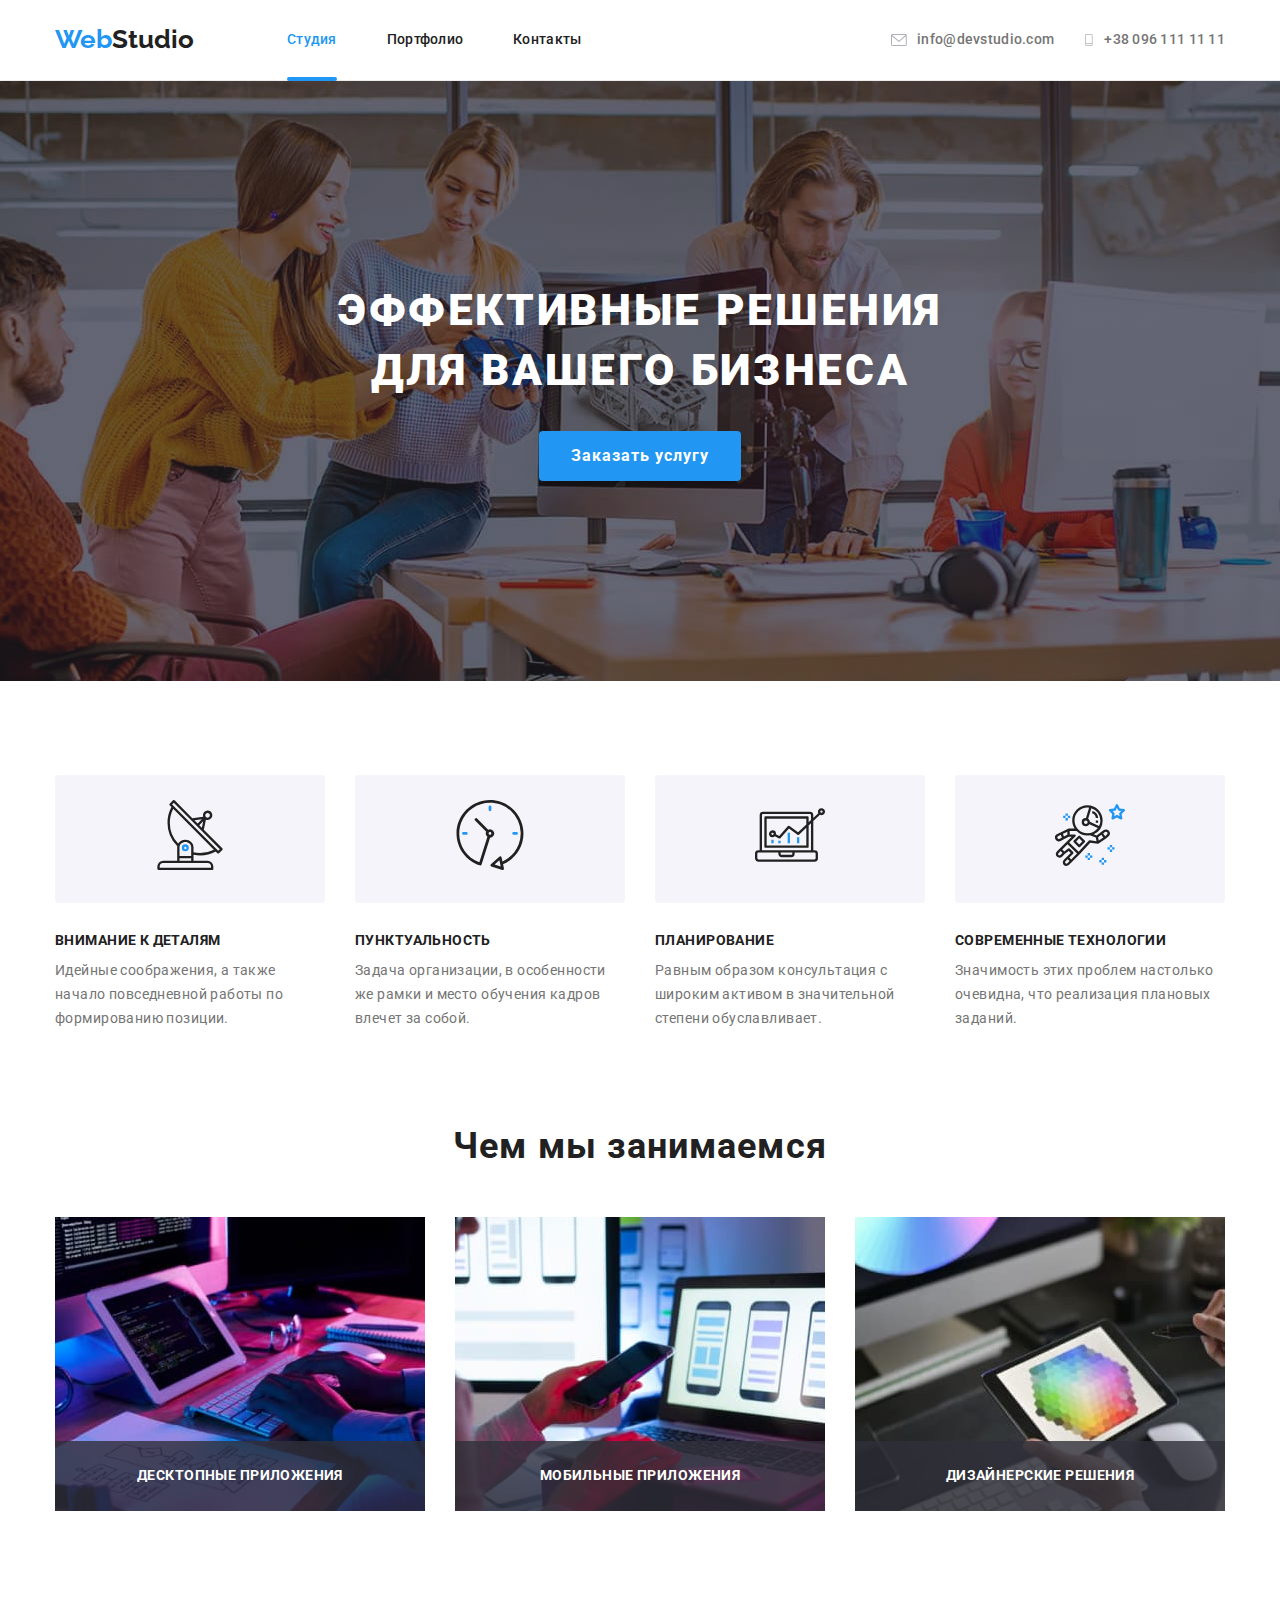
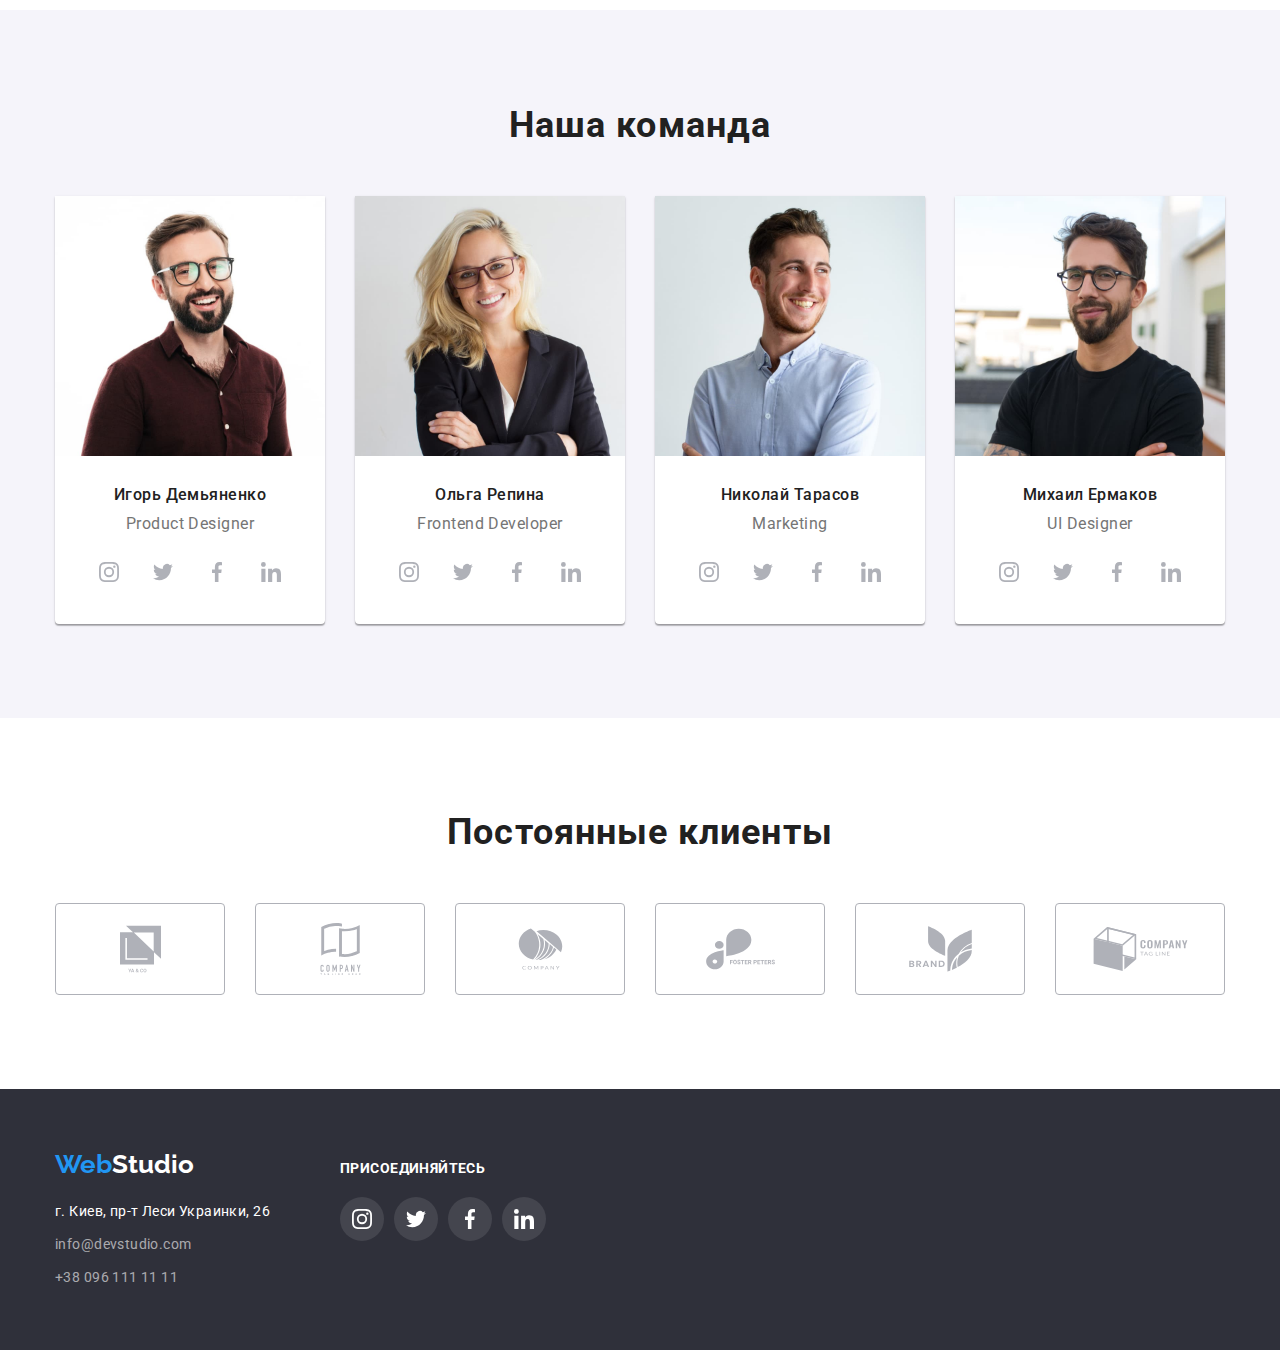
<file: index.html>
<!DOCTYPE html>
<html lang="ru">
<head>
    <meta charset="UTF-8">
    <meta http-equiv="X-UA-Compatible" content="IE=edge">
    <meta name="viewport" content="width=device-width, initial-scale=1.0">
        
    <title>Студия</title>

    <link rel="preconnect" href="https://fonts.googleapis.com">
    <link rel="preconnect" href="https://fonts.gstatic.com" crossorigin>
    <link href="https://fonts.googleapis.com/css2?family=Raleway:wght@700&family=Roboto:wght@400;500;700;900&display=swap"
        rel="stylesheet">
    
    <link rel="stylesheet" href="https://cdnjs.cloudflare.com/ajax/libs/modern-normalize/1.0.0/modern-normalize.min.css" />

    <link rel="stylesheet" href="./styles/styles.css">
    
</head>
<body>
   <header class="page-header">
       <div class="container">
            <a class="page-header link" href="./index.html">
                <p class="logo"><span class="accent">Web</span>Studio</p>
            </a>
           
            <!-- Menu Navigation -->
            <nav>
                    <ul class="site-nav list">
                        <li class="item">
                            <a href="./index.html" class="link current">Студия</a>
                        </li>
                        <li class="item">
                            <a href="./portfolio.html" class="link">Портфолио</a>
                        </li>
                        <li class="item">
                            <a href="" class="link">Контакты</a>
                        </li>
                    </ul>
            </nav>
        
            <!-- Menu Header Contacts -->
            <ul class="contacts list">
                <li class="item">
                    <a class="link" href="mailto:info@devstudio.com">
                        <svg class="icon" width="16" height="12">
                            <use href="./images/sprite.svg#envelope"></use>
                        </svg>info@devstudio.com
                    </a>
                </li>
            
                <li class="item"> 
                    <a class="link" href="tel:+380961111111">
                        <svg class="icon" width="10" height="16">
                            <use href="./images/sprite.svg#smartphone"></use>
                        </svg>+38 096 111 11 11
                    </a>
                </li>
            </ul>
            
        </div> 
    </header>
   <main>
       <!--Section Hero-->
        <section class="section hero">
            <div class="bg-img">
                <div class="container">
                    <h1 class="hero-title">Эффективные решения для вашего бизнеса</h1>
                    <button  class="button hero-primary" type="button" 
                    data-open-modal>Заказать услугу</button>
                </div>
            </div>
            <div class="backdrop is-hidden" data-backdrop>
                 <div class="modal" data-modal>
                    <button class="modal-btn" type="button" data-close-modal>
                        <svg width="11" height="11">
                            <use href="./images/sprite.svg#close-icon"></use>
                        </svg>
                    </button>
                </div>
            </div>
        </section>

        
        <!-- Section Features-->
        <section class="section features">
            <div class="container">
                <h2 class="section-title" hidden>Наши особенности</h2>
                <ul class="list">
                    <li class="item">
                        <div class="icon-thumb">
                            <svg width="70" height="70">
                                <use href="./images/sprite.svg#antenna"></use>
                            </svg>
                        </div>
                        <h3 class="feature">Внимание к деталям</h3>
                        <p class="feature-content">Идейные соображения, а также начало повседневной работы по формированию позиции.
                        </p>
                    </li>
                    <li class="item">
                        <div class="icon-thumb">
                            <svg width="70" height="70">
                                <use href="./images/sprite.svg#clock"></use>
                            </svg>
                        </div>
                        <h3 class="feature">Пунктуальность</h3>
                        <p class="feature-content">Задача организации, в особенности же рамки и место обучения кадров влечет за собой.
                        </p>
                    </li>
                    <li class="item">
                        <div class="icon-thumb">
                            <svg width="70" height="70">
                                <use href="./images/sprite.svg#diagram"></use>
                            </svg>
                        </div>
                        <h3 class="feature">Планирование</h3>
                        <p class="feature-content">Равным образом консультация с широким активом в значительной степени обуславливает.
                        </p>
                    </li>
                    <li class="item">
                        <div class="icon-thumb">
                            <svg width="70" height="70">
                                <use href="./images/sprite.svg#astronaut"></use>
                            </svg>
                        </div>
                        <h3 class="feature">Современные технологии</h3>
                        <p class="feature-content">Значимость этих проблем настолько очевидна, что реализация плановых заданий.
                        </p>
                    </li>
                </ul>
            </div> 
        </section>

        <!--Section Our Works-->
        <section class="section work">
           <div class="container">
                <h2 class="section-title">Чем мы занимаемся</h2>
                <ul class="list">
                    <li class="item">
                            <img class="img" width="370" height="294"
                                src="./images/works/img-1.jpg" 
                                alt="Рабочий стол и клавиатура">
                            <p class="sub-title">Десктопные приложения</p>
                    </li>

                    <li class="item">
                            <img class="img" width="370" height="294" 
                                src="./images/works/img-2.jpg" 
                                alt="Ноутбук и телефон">
                            <p class="sub-title">Мобильные приложения</p>
                    </li>

                    <li class="item">
                            <img class="img" width="370" height="294"
                             src="./images/works/img-3.jpg" 
                             alt="Человек держит в руках планшет">
                            <p class="sub-title">Дизайнерские решения</p>
                    </li>
                </ul>
           </div>
        </section>

        <!--Section Our Team-->
        <section class="section team">
           <div class="container">
                <h2 class="section-title">Наша команда</h2>
               <ul class="list">
                <li  class="item">
                    <img width="270" src="./images/team/img-demianenko.jpg" 
                        alt="Фото Игорь Демьяненко">
                    <div class="content-member">
                        <h3 class="team-member">Игорь Демьяненко</h3>
                        <p class="text" lang="en">Product Designer</p>

                        <ul class="social list">
                            <li class="social-item">
                                <a class="link" href="https://instagram.com" target="_blank" rel="noreferrer noopener">
                                    <svg class="icon" width="20" height="20">
                                        <use href="./images/sprite.svg#instagram"></use>
                                    </svg>
                                </a>
                            </li>
                        
                            <li class="social-item">
                                <a class="link" href="https://twitter.com" target="_blank" rel="noreferrer noopener">
                                    <svg class="icon" width="20" height="20">
                                        <use href="./images/sprite.svg#twitter"></use>
                                    </svg>
                                </a>
                            </li>
                        
                            <li class="social-item">
                                <a class="link" href="https://facebook.com" target="_blank" rel="noreferrer noopener">
                                    <svg class="icon" width="20" height="20">
                                        <use href="./images/sprite.svg#facebook"></use>
                                    </svg>
                                </a>
                            </li>
                        
                            <li class="social-item">
                                <a class="link" href="https://linkedin.com" target="_blank" rel="noreferrer noopener">
                                    <svg class="icon" width="20" height="20">
                                        <use href="./images/sprite.svg#linkedin"></use>
                                    </svg>
                                </a>
                            </li>
                        </ul>
                    </div>  
                </li>                       

                <li  class="item">
                    <img width="270" src="./images/team/img-repina.jpg" 
                        alt="Фото Ольга Репина">
                    <div class="content-member">
                        <h3 class="team-member">Ольга Репина</h3>
                        <p class="text" lang="en">Frontend Developer</p>
                        <ul class="social list">
                            <li class="social-item">
                                <a class="link" href="https://instagram.com" target="_blank" rel="noreferrer noopener">
                                    <svg class="icon" width="20" height="20">
                                        <use href="./images/sprite.svg#instagram"></use>
                                    </svg>
                                </a>
                            </li>
                        
                            <li class="social-item">
                                <a class="link" href="https://twitter.com" target="_blank" rel="noreferrer noopener">
                                    <svg class="icon" width="20" height="20">
                                        <use href="./images/sprite.svg#twitter"></use>
                                    </svg>
                                </a>
                            </li>
                        
                            <li class="social-item">
                                <a class="link" href="https://facebook.com" target="_blank" rel="noreferrer noopener">
                                    <svg class="icon" width="20" height="20">
                                        <use href="./images/sprite.svg#facebook"></use>
                                    </svg>
                                </a>
                            </li>
                        
                            <li class="social-item">
                                <a class="link" href="https://linkedin.com" target="_blank" rel="noreferrer noopener">
                                    <svg class="icon" width="20" height="20">
                                        <use href="./images/sprite.svg#linkedin"></use>
                                    </svg>
                                </a>
                            </li>
                        </ul>
                    </div>    
                </li>

                <li  class="item">
                    <img width="270" src="./images/team/img-tarasov.jpg" 
                        alt="Фото Ольга Репина">
                    <div class="content-member">
                        <h3 class="team-member">Николай Тарасов</h3>
                        <p class="text" lang="en">Marketing</p>
                        <ul class="social list">
                            <li class="social-item">
                                <a class="link" href="https://instagram.com" target="_blank" rel="noreferrer noopener">
                                    <svg class="icon" width="20" height="20">
                                        <use href="./images/sprite.svg#instagram"></use>
                                    </svg>
                                </a>
                            </li>
                        
                            <li class="social-item">
                                <a class="link" href="https://twitter.com" target="_blank" rel="noreferrer noopener">
                                    <svg class="icon" width="20" height="20">
                                        <use href="./images/sprite.svg#twitter"></use>
                                    </svg>
                                </a>
                            </li>
                        
                            <li class="social-item">
                                <a class="link" href="https://facebook.com" target="_blank" rel="noreferrer noopener">
                                    <svg class="icon" width="20" height="20">
                                        <use href="./images/sprite.svg#facebook"></use>
                                    </svg>
                                </a>
                            </li>
                        
                            <li class="social-item">
                                <a class="link" href="https://linkedin.com" target="_blank" rel="noreferrer noopener">
                                    <svg class="icon" width="20" height="20">
                                        <use href="./images/sprite.svg#linkedin"></use>
                                    </svg>
                                </a>
                            </li>
                        </ul>
                    </div>
                </li>

                <li  class="item">
                    <img width="270" src="./images/team/img-yermakov.jpg" 
                        alt="Фото Михаил Ермаков">
                    <div class="content-member">
                        <h3 class="team-member">Михаил Ермаков</h3>
                        <p class="text" lang="en">UI Designer</p>
                        <ul class="social list">
                            <li class="social-item">
                                <a class="link" href="https://instagram.com" target="_blank" rel="noreferrer noopener">
                                    <svg class="icon" width="20" height="20">
                                        <use href="./images/sprite.svg#instagram"></use>
                                    </svg>
                                </a>
                            </li>
                        
                            <li class="social-item">
                                <a class="link" href="https://twitter.com" target="_blank" rel="noreferrer noopener">
                                    <svg class="icon" width="20" height="20">
                                        <use href="./images/sprite.svg#twitter"></use>
                                    </svg>
                                </a>
                            </li>
                        
                            <li class="social-item">
                                <a class="link" href="https://facebook.com" target="_blank" rel="noreferrer noopener">
                                    <svg class="icon" width="20" height="20">
                                        <use href="./images/sprite.svg#facebook"></use>
                                    </svg>
                                </a>
                            </li>
                        
                            <li class="social-item">
                                <a class="link" href="https://linkedin.com" target="_blank" rel="noreferrer noopener">
                                    <svg class="icon" width="20" height="20">
                                        <use href="./images/sprite.svg#linkedin"></use>
                                    </svg>
                                </a>
                            </li>
                        </ul>
                    </div>   
                </li>
               </ul>
           </div>
        </section>

        <!-- Section Our Clients -->
        <section class="section clients">
            <div class="container">
                <h2 class="section-title">Постоянные клиенты</h2>
                <ul class="list">
                    <li class="item">
                        <a class="link" href="" 
                            target="_blank" rel="noreferrer noopener">
                            <svg class="icon" width="106" height="60">
                                <use href="./images/sprite.svg#group"></use>
                            </svg>
                        </a>
                    </li>

                    <li class="item">
                        <a class="link" href="" 
                            target="_blank" rel="noreferrer noopener">
                            <svg class="icon" width="106" height="60">
                                <use href="./images/sprite.svg#group-1"></use>
                            </svg>
                        </a>
                    </li>

                    <li class="item">
                        <a class="link" href="" 
                            target="_blank" rel="noreferrer noopener">
                            <svg class="icon" width="106" height="60">
                                <use href="./images/sprite.svg#group-2"></use>
                            </svg>
                        </a>
                    </li>

                    <li class="item">
                    <a class="link" href="" 
                        target="_blank" rel="noreferrer noopener">
                        <svg class="icon" width="106" height="60">
                            <use href="./images/sprite.svg#group-3"></use>
                        </svg>
                    </a>
                    </li>
                    
                    <li class="item">
                        <a class="link" href="" 
                            target="_blank" rel="noreferrer noopener">
                            <svg class="icon" width="106" height="60">
                                <use href="./images/sprite.svg#group-4"></use>
                            </svg>
                        </a>
                    </li>

                    <li class="item">
                        <a class="link" href="" 
                            target="_blank" rel="noreferrer noopener">
                            <svg class="icon" width="106" height="60">
                                <use href="./images/sprite.svg#group-5"></use>
                            </svg>
                        </a>
                    </li>
                </ul>
            </div>
        </section>

    </main>
    <footer class="footer">
       <div class="container">
           <div>
                <a class="footer link" href="./index.html">
                    <p class="logo footer"><span class="accent">Web</span>Studio</p>
                </a>
                <address class="address">
                    <a class="address-link" href="" 
                    target="_blank" rel="noreferrer noopener">г. Киев, пр-т Леси Украинки, 26
                    </a>
                    <ul class="address list">
                        <li class="item">
                            <a class="link" href="mailto:info@devstudio.com">info@devstudio.com</a>
                        </li>
                        <li class="item">
                            <a class="link" href="tel:+380961111111">+38 096 111 11 11</a>
                        </li>
                    </ul>
                </address>
           </div>
           
           <!-- Section social link -->
            <div class="studio-links">
                <h3 class="title">Присоединяйтесь</h3>
                <ul class="social list">
                    <li class="social-item">
                    <a class="link" href="https://instagram.com" 
                        target="_blank" rel="noreferrer noopener">
                        <svg class="icon" width="20" height="20">
                            <use href="./images/sprite.svg#instagram"></use>
                        </svg>
                    </a>
                    </li>
            
                    <li class="social-item">
                    <a class="link" href="https://twitter.com" 
                        target="_blank" rel="noreferrer noopener">
                        <svg class="icon" width="20" height="20">
                            <use href="./images/sprite.svg#twitter"></use>
                        </svg>
                    </a>
                    </li>
            
                    <li class="social-item">
                    <a class="link" href="https://facebook.com" 
                        target="_blank" rel="noreferrer noopener">
                        <svg class="icon" width="20" height="20">
                            <use href="./images/sprite.svg#facebook"></use>
                        </svg>
                    </a>
                    </li>
            
                    <li class="social-item">
                    <a class="link" href="https://linkedin.com" 
                        target="_blank" rel="noreferrer noopener">
                        <svg class="icon" width="20" height="20">
                            <use href="./images/sprite.svg#linkedin"></use>
                        </svg>
                    </a>
                    </li>
                </ul>
            </div>
       </div>
    </footer>
    <script src="./js/modal.js"></script>
</body>
</html>
</file>
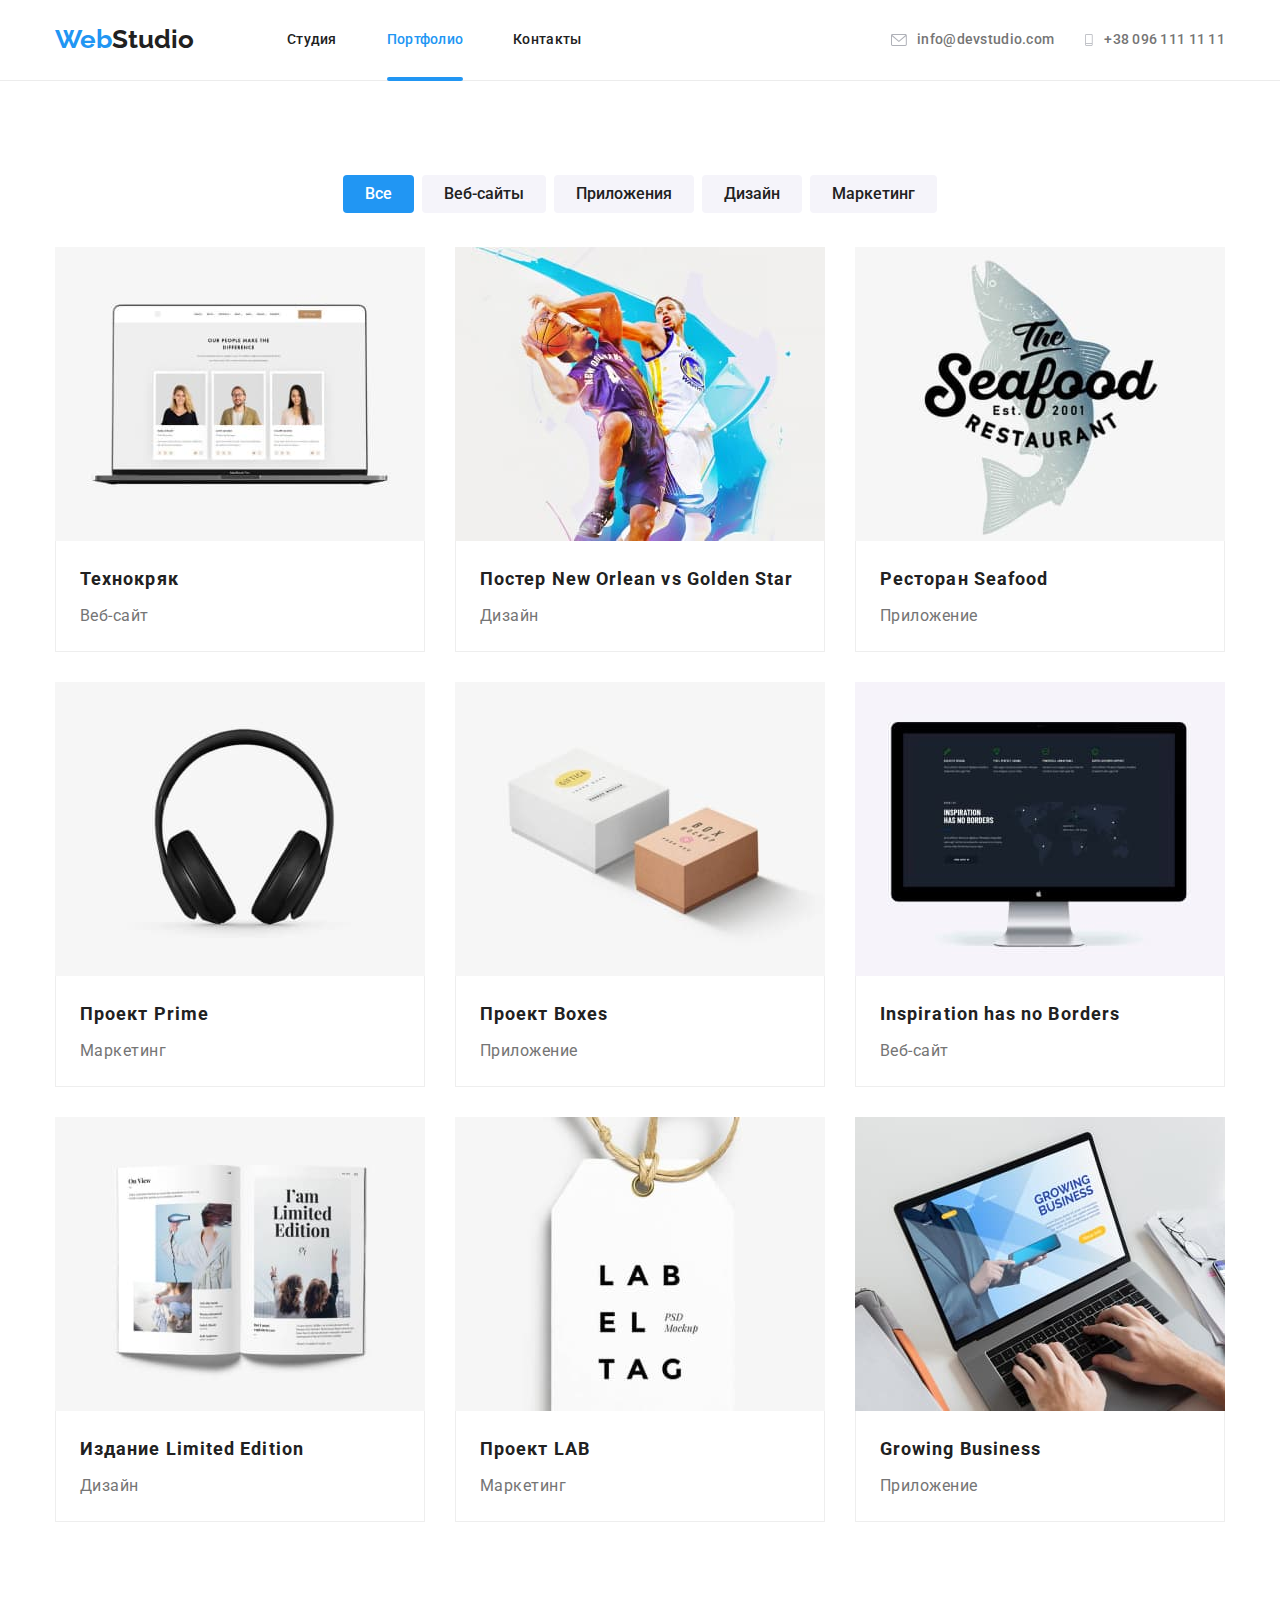
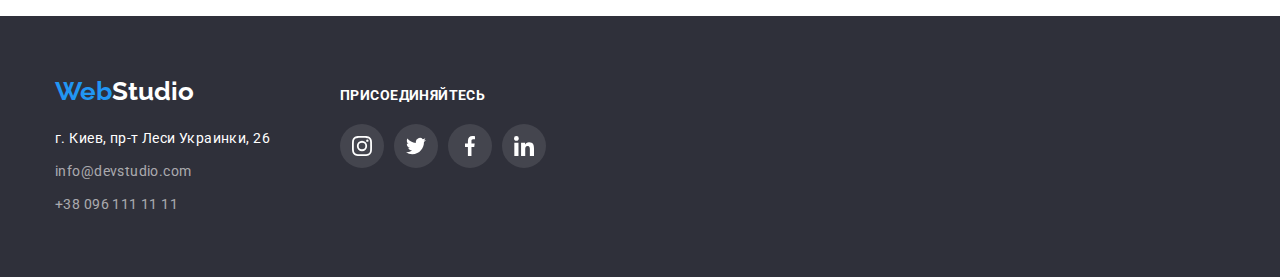
<file: portfolio.html>
<!DOCTYPE html>
<html lang="ru">

<head>
    <meta charset="UTF-8">
    <meta http-equiv="X-UA-Compatible" content="IE=edge">
    <meta name="viewport" content="width=device-width, initial-scale=1.0">
    
    <title>Портфолио</title>

    <link rel="preconnect" href="https://fonts.googleapis.com">
    <link rel="preconnect" href="https://fonts.gstatic.com" crossorigin>
    <link href="https://fonts.googleapis.com/css2?family=Raleway:wght@700&family=Roboto:wght@400;500;700;900&display=swap"
    rel="stylesheet">

    <link rel="stylesheet" href="https://cdnjs.cloudflare.com/ajax/libs/modern-normalize/1.0.0/modern-normalize.min.css" />

    <link rel="stylesheet" href="./styles/styles.css">
</head>

<body>
<header class="page-header">
    <div class="container">
        <a class="page-header link" href="./index.html">
            <p class="logo"><span class="accent">Web</span>Studio</p>
        </a>

        <!-- Menu Navigation -->
        <nav>
            <ul class="site-nav list">
                <li class="item">
                    <a href="./index.html" class="link">Студия</a>
                </li>
                <li class="item">
                    <a href="./portfolio.html" class="link current">Портфолио</a>
                </li>
                <li class="item">
                    <a href="" class="link">Контакты</a>
                </li>
            </ul>
        </nav>

        <!-- Menu Header Contacts -->
        <ul class="contacts list">
            <li class="item">
                <a class="link" href="mailto:info@devstudio.com">
                    <svg class="icon" width="16" height="12">
                        <use href="./images/sprite.svg#envelope"></use>
                    </svg>info@devstudio.com
                </a>
            </li>

            <li class="item">
                <a class="link" href="tel:+380961111111">
                    <svg class="icon" width="10" height="16">
                        <use href="./images/sprite.svg#smartphone"></use>
                    </svg>+38 096 111 11 11
                </a>
            </li>
        </ul> 
    </div>



</header>

    <main>
        <!-- Section Portfolio -->
        <section class="section portfolio">              
            <div class="container">
                <!-- Hidden title -->
                <h1 hidden>Портфолио</h1>
                <!-- Filter list -->
                <ul class="filters list">
                    <li class="item">
                        <button class="button filter-primary" type="button">
                            <span class="filter">Все</span>
                        </button>
                    </li>
                    <li class="item">
                        <button class="button" type="button">
                            <span class="filter">Веб-сайты</span>
                        </button>
                    </li>
                    <li class="item">
                        <button class="button" type="button">
                            <span class="filter">Приложения</span>
                        </button>
                    </li>
                    <li class="item">
                        <button class="button" type="button">
                            <span class="filter">Дизайн</span>
                        </button>
                    </li>
                    <li class="item">
                        <button class="button" type="button">
                            <span class="filter">Маркетинг</span>
                        </button>
                    </li>
                </ul>
                   
            <!-- Project list -->
       
                <ul class="projects list">
                    <li class="card">
                        <div class="card-thumb"> 
                            <img width="370" 
                            src="./images/projects/img-technocrack.jpg" 
                            alt="Сайт Технокряк">
                            <div class="overlay">
                                <p class="description">
                                    Ресурс предлагает комплексные предложения с разным уровнем функционала и сервисов.
                                    Все это позволит посетителю получить
                                    исчерпывающие сведения о компании или частном лице.
                                </p>
                            </div>
                        </div>
                        <div class="content">
                            <h2 class="projects-name">Технокряк</h2>
                            <p class="filter-name">Веб-сайт</p>
                        </div>
                    </li>

                    <li class="card">
                        <div class="card-thumb"> 
                            <img width="370" 
                            src="./images/projects/img-bascketball.jpg" 
                            alt="Постер New Orlean">
                            <div class="overlay">
                                <p class="description">
                                    Ресурс предлагает комплексные предложения с разным уровнем функционала и сервисов.
                                    Все это позволит посетителю получить
                                    исчерпывающие сведения о компании или частном лице.
                                </p>
                            </div>
                        </div>
                        <div class="content">
                            <h2 class="projects-name">Постер New Orlean vs Golden Star</h2>
                            <p class="filter-name">Дизайн</p>
                        </div>
                    </li>

                    <li class="card">
                        <div class="card-thumb"> 
                            <img width="370" 
                            src="./images/projects/img-restaurant.jpg" 
                            alt="Лого Seafood">
                            <div class="overlay">
                                <p class="description">
                                    Ресурс предлагает комплексные предложения с разным уровнем функционала и сервисов.
                                    Все это позволит посетителю получить
                                    исчерпывающие сведения о компании или частном лице.
                                </p>
                            </div>
                        </div>
                        <div class="content">
                            <h2 class="projects-name">Ресторан Seafood</h2>
                            <p class="filter-name">Приложение</p>
                        </div>
                    </li>

                    <li class="card">
                        <div class="card-thumb"> 
                            <img width="370" 
                            src="./images/projects/img-headphones.jpg" 
                            alt="Наушники">
                            <div class="overlay">
                                <p class="description">
                                    Ресурс предлагает комплексные предложения с разным уровнем функционала и сервисов.
                                    Все это позволит посетителю получить
                                    исчерпывающие сведения о компании или частном лице.
                                </p>
                            </div>
                        </div>
                        <div class="content">
                            <h2 class="projects-name">Проект Prime</h2>
                            <p class="filter-name">Маркетинг</p>
                        </div>
                    </li>

                    <li class="card">
                        <div class="card-thumb"> 
                            <img width="370" 
                            src="./images/projects/img-box.jpg" 
                            alt="Лого Boxes">
                            <div class="overlay">
                                <p class="description">
                                    Ресурс предлагает комплексные предложения с разным уровнем функционала и сервисов.
                                    Все это позволит посетителю получить
                                    исчерпывающие сведения о компании или частном лице.
                                </p>
                            </div>
                        </div>
                        <div class="content">
                            <h2 class="projects-name">Проект Boxes</h2>
                            <p class="filter-name">Приложение</p>
                        </div>
                    </li>

                    <li class="card">
                        <div class="card-thumb"> 
                            <img width="370" 
                            src="./images/projects/img-screen.jpg" 
                            alt="Экран сайта">
                            <div class="overlay">
                                <p class="description">
                                    Ресурс предлагает комплексные предложения с разным уровнем функционала и сервисов.
                                    Все это позволит посетителю получить
                                    исчерпывающие сведения о компании или частном лице.
                                </p>
                            </div>
                        </div>
                        <div class="content">
                            <h2 class="projects-name">Inspiration has no Borders</h2>
                            <p class="filter-name">Веб-сайт</p>
                        </div>
                    </li>

                    <li class="card">
                        <div class="card-thumb"> 
                            <img width="370" 
                            src="./images/projects/img-book.jpg" 
                            alt="Книга Limited Edition">
                            <div class="overlay">
                                <p class="description">
                                    Ресурс предлагает комплексные предложения с разным уровнем функционала и сервисов.
                                    Все это позволит посетителю получить
                                    исчерпывающие сведения о компании или частном лице.
                                </p>
                            </div>
                        </div>
                        <div class="content">
                            <h2 class="projects-name">Издание Limited Edition</h2>
                            <p class="filter-name">Дизайн</p>
                        </div>
                    </li>

                    <li class="card">
                        <div class="card-thumb"> 
                            <img width="370" 
                            src="./images/projects/img-tag.jpg" 
                            alt="Бирка">
                            <div class="overlay">
                                <p class="description">
                                    Ресурс предлагает комплексные предложения с разным уровнем функционала и сервисов.
                                    Все это позволит посетителю получить
                                    исчерпывающие сведения о компании или частном лице.
                                </p>
                            </div>
                        </div>
                        <div class="content">
                            <h2 class="projects-name">Проект LAB</h2>
                            <p class="filter-name">Маркетинг</p>
                        </div>
                    </li>

                    <li class="card">
                        <div class="card-thumb"> 
                            <img width="370" 
                            src="./images/projects/img-notebook.jpg" 
                            alt="Ноутбук">
                            <div class="overlay">
                                <p class="description">
                                    Ресурс предлагает комплексные предложения с разным уровнем функционала и сервисов.
                                    Все это позволит посетителю получить
                                    исчерпывающие сведения о компании или частном лице.
                                </p>
                            </div>
                        </div>
                        <div class="content">
                            <h2 class="projects-name">Growing Business</h2>
                            <p class="filter-name">Приложение</p>
                        </div>
                    </li>
                </ul>
            </div>
        </section>
    </main>
<footer class="footer">
    <div class="container">
        <div>
            <a class="footer link" href="./index.html">
                <p class="logo footer"><span class="accent">Web</span>Studio</p>
            </a>
            <address class="address">
                <a class="address-link" href="" target="_blank" rel="noreferrer noopener">г. Киев, пр-т Леси Украинки,
                    26
                </a>
                <ul class="address list">
                    <li class="item">
                        <a class="link" href="mailto:info@devstudio.com">info@devstudio.com</a>
                    </li>
                    <li class="item">
                        <a class="link" href="tel:+380961111111">+38 096 111 11 11</a>
                    </li>
                </ul>
            </address>
        </div>

        <!-- Section social link -->
        <div class="studio-links">
            <h3 class="title">Присоединяйтесь</h3>
            <ul class="social list">
                <li class="social-item">
                    <a class="link" href="https://instagram.com" target="_blank" rel="noreferrer noopener">
                        <svg class="icon" width="20" height="20">
                            <use href="./images/sprite.svg#instagram"></use>
                        </svg>
                    </a>
                </li>

                <li class="social-item">
                    <a class="link" href="https://twitter.com" target="_blank" rel="noreferrer noopener">
                        <svg class="icon" width="20" height="20">
                            <use href="./images/sprite.svg#twitter"></use>
                        </svg>
                    </a>
                </li>

                <li class="social-item">
                    <a class="link" href="https://facebook.com" target="_blank" rel="noreferrer noopener">
                        <svg class="icon" width="20" height="20">
                            <use href="./images/sprite.svg#facebook"></use>
                        </svg>
                    </a>
                </li>

                <li class="social-item">
                    <a class="link" href="https://linkedin.com" target="_blank" rel="noreferrer noopener">
                        <svg class="icon" width="20" height="20">
                            <use href="./images/sprite.svg#linkedin"></use>
                        </svg>
                    </a>
                </li>
            </ul>
        </div>
    </div>
</footer>
</body>
</html>
</file>
<file: styles/styles.css>
:root{
    /* Basic text style*/
    --pr-text-color: #212121;
    /* Secondary text style */
    --sec-text-color: #757575;
    /* Inverse text style*/
    --inv-text-color: #ffffff;
    /* Accent color*/
    --accent-color: #2196F3;
    /* Basic background color */
    --pr-bg-color: #ffffff;
    /* Secondary background color */
    --sec-bg-color: #2F303A;
    /* Basic button background color */
    --btn-bg-color: #F5F4FA;
    /* Basic icon fill */
    --pr-icon-fill: #AFB1B8;

    --gap-card-set: 30px;

    /* Timing function */
    --trans-timing: cubic-bezier(0.4, 0, 0.2, 1);
    }

body {
    color: var(--pr-text-color);
    font-family: 'Roboto', sans-serif;
    font-size: 14px;
    line-height: 1.71;
}


/* Basic style */
.container {
    width: 1200px;
    padding: 0 15px;
    margin: 0 auto;
}

.list {
    padding: 0;
    margin: 0;
    list-style: none;
}


/* Basic style titles */
h1,
h2,
h3,
p {
    margin-top: 0;
    margin-bottom: 0;
}

img {
    display: block;
    max-width: 100%;
    height: auto;
}


/* Page-header style */
.page-header {
    border-bottom: 1px solid#ECECEC;
}

.page-header .container {
    display: flex;
    align-items: center;
}

.page-header.link {
    display: block;
    padding-top: 24px;
    padding-bottom: 25px;
    margin-right: 93px;
    border: none;

    text-decoration-line: none;
}


/* Logo style */
.logo {
    
    color: var(--pr-text-color);
    font-family: 'Raleway', sans-serif;
    font-weight: 700;
    font-size: 26px;
    line-height: 1.19;
    text-decoration-line: none;
}

.accent {
    color: var(--accent-color);
}


/* Site-nav */
.site-nav {
    display: flex;
}

.site-nav .item + .item {
    margin-left: 50px;
}

.site-nav .link {
    display: block;
    padding-top: 32px;
    padding-bottom: 32px;

    color: var(--pr-text-color);
    font-weight: 500;
    font-size: 14px;
    line-height: 1.14;
    letter-spacing: 0.02em;
    text-decoration-line: none;

    transition: color 250ms 
      var(--trans-timing);
}

.site-nav .link.current {
    display: inline-block;
    position: relative;

    color: var(--accent-color);
}

.site-nav .link.current::after {
    content: "";
    position: absolute;
    left: 0;
    top: 77px;
        
    display: block;
    width: 100%;
    height: 4px;
    background: var(--accent-color);
    border: 2px solid var(--accent-color);
    border-radius: 2px;   
}


.site-nav .link:hover, 
.site-nav .link:focus {
    color: var(--accent-color);
}


/*Header Contacts */
.contacts {
    display: flex;
    align-items: center;
    margin-left: auto;
}

.contacts .item + .item {
    margin-left: var(--gap-card-set);
}

.contacts .link {
    display: flex;
    align-items: center;
    padding: 15px 0px;
    
    color: var(--sec-text-color);
    font-weight: 500;
    font-size: 14px;
    line-height: 1.14;
    letter-spacing: 0.02em;
    text-decoration-line: none;

    transition: color 250ms
      var(--trans-timing);
      
}

.contacts .icon {
    margin-right: 10px;
    
    fill: var(--pr-icon-fill);

    transition: fill 250ms 
    var(--trans-timing);
}

.contacts .icon-thumb {
    cursor: pointer;
}

.contacts .link:hover .icon,
.contacts .link:focus .icon,
.contacts .link:hover,
.contacts .link:focus
{
    fill: var(--accent-color);
    color: var(--accent-color);
}



/* Hero */
.bg-img {
    max-width: 1600px;
    height: 600px;
    padding-top: 200px;
    padding-bottom: 200px;
    margin-left: auto;
    margin-right: auto;

    background-image: linear-gradient(to right, 
    rgba(47, 48, 58, 0.4), 
    rgba(47, 48, 58, 0.4), 
    rgba(47, 48, 58, 0.4)), 
    url(../images/hero/hero-bg-img.jpg);

    background-color: #C4C4C4;
    background-repeat: no-repeat;
    background-position: center;
    background-size: cover;
}

.hero-title {
    margin-top: 0;
    margin-bottom: 30px;
    width: 696px;
    margin-right: auto;
    margin-left: auto;
    
    color: var(--inv-text-color);
    font-weight: 900;
    font-size: 44px;
    line-height: 1.36;
    text-align: center;
    letter-spacing: 0.06em;
    text-transform: uppercase;
}

/* Modal window */
.backdrop {
    position: fixed;
    top: 0;
    left: 0;
    width: 100%;
    height: 100%;
    background-color: rgba(0, 0, 0, 0.2);
   
    opacity: 1;
    visibility: visible;
    transition: opacity 250ms var(--trans-timing), 
    visibility 250ms var(--trans-timing);
}

.backdrop.is-hidden {
    visibility: hidden;
    opacity: 0;
    pointer-events: none;
}

.modal {
    position: absolute; 
    width: 528px;
    height: 581px;
    top: 50%;
    left: 50%;
    transform: translate(-50%, -50%);

    background: var(--pr-bg-color);
    box-shadow: 0px 1px 3px rgba(0, 0, 0, 0.12), 
    0px 1px 1px rgba(0, 0, 0, 0.14), 
    0px 2px 1px rgba(0, 0, 0, 0.2);
    border-radius: 4px;

    transition: transform 250ms var(--trans-timing), 
    box-shadow 250ms var(--trans-timing);
} 

.modal-btn {
    display: flex;
    position: absolute;
    top: 10px;
    right: 10px;

    width: 30px;
    height: 30px;
    align-items: center;
    justify-content: center;

    border: 1px solid rgba(0, 0, 0, 0.1);
    border-radius: 50%;
    padding: 0;
    
    background-color: transparent;
    cursor: pointer;
}

/* Section */
.section-title {
    margin-bottom: 50px;

    color: var(--pr-text-color);
    font-weight: 700;
    font-size: 36px;
    line-height: 1.17;
    text-align: center;
    letter-spacing: 0.03em;
}


/* Section Features */
.section.features {
    padding-top: 94px;
    padding-bottom: 47px;
}

.features .list {
  display:flex;
}

.features .item:not(:first-child){
    margin-left: var(--gap-card-set);
}

.features .icon-thumb {
    display: block;
    align-items: center;
    padding: 25px 100px;
    margin-bottom: var(--gap-card-set);

    background: #F5F4FA;
    border-radius: 4px;
}

.feature {
    margin-bottom: 10px;

    font-weight: 700;
    font-size: 14px;
    line-height: 1.14;
    text-transform: uppercase;
    letter-spacing: 0.03em;
}

.feature-content {
    color: var(--sec-text-color);
    letter-spacing: 0.03em;
}


/* Section Our Works */
.section.work {
    padding-top: 47px;
    padding-bottom: 99px;
}

.work .list {
    display: flex;   
}

.work .item:not(:first-child) {
    margin-left: var(--gap-card-set);
}

.work .item {
    position: relative;
}

.sub-title {
    position: absolute;
    left: 0;
    bottom: 0;
    width: 100%;
    padding: 27px 0px;

    font-weight: 700;
    font-size: 14px;
    line-height: 1.14;
    text-align: center;
    letter-spacing: 0.03em;
    text-transform: uppercase;
    
    color: var(--inv-text-color);
    background: rgba(47, 48, 58, 0.8);
}


/* Section Our Team */
.section.team {
    padding-top: 94px;
    padding-bottom: 94px;
    
    background-color: #F5F4FA;
}

.team .list,
.social.list {
    display: flex;
    justify-content: center;
}

.team .item {
    background-color: var(--pr-bg-color);
    
    box-shadow: 0px 1px 3px rgba(0, 0, 0, 0.12),
        0px 1px 1px rgba(0, 0, 0, 0.14),
        0px 2px 1px rgba(0, 0, 0, 0.2);
    border-radius: 0px 0px 4px 4px;
}

.team .item:not(:first-child) {
    margin-left: var(--gap-card-set);
}

.content-member {
    padding-top: 30px;
    padding-bottom: 30px;
    
    text-align: center;
}

.team-member {
    margin-bottom: 10px;

    font-weight: 500;
    font-size: 16px;
    line-height: 1.18;
    letter-spacing: 0.03em;
}

.text {
    margin-bottom: 16px;

    color: var(--sec-text-color);
    font-size: 16px;
    line-height: 1.18;
    letter-spacing: 0.03em;
}

.social-item:not(:first-child) {
    margin-left: 10px;
}

.social .link {
    display: flex;
    width: 44px;
    height: 44px;
    border-radius: 50%;

    justify-content: center;
    align-items: center;
    
    transition: background-color 250ms var(--trans-timing);
}

.social .icon {
    fill: var(--pr-icon-fill);

    transition: fill 250ms 
      var(--trans-timing);
}

.social .link:hover,
.social .link:focus {
    background-color: var(--accent-color);
}

.social .link:hover .icon,
.social .link:focus .icon {
    fill: var(--inv-text-color);
}


/* Section Our Clients */

.section.clients {
    padding-top: 94px;
    padding-bottom: 94px;
}

.clients .section-title {
    margin-bottom: 50px;

    font-weight: 700;
    font-size: 36px;
    line-height: 1.16;
    text-align: center;
    letter-spacing: 0.03em;
    
    color: var(--pr-text-color);
}

.clients .list {
    display: flex;
    justify-content: center;
}

.clients .item:not(:first-child) {
    margin-left: var(--gap-card-set);
}

.clients .link {
    display: flex;
    width: 170px;
    height: 92px;

    justify-content: center;
    align-items: center;
    border: 1px solid var(--pr-icon-fill);
    border-radius: 4px;

    cursor: pointer;

    transition: border 250ms 
      var(--trans-timing);
}

.clients .icon {
    fill: var(--pr-icon-fill);

    transition: fill 250ms 
      var(--trans-timing);
}

.clients .link:hover,
.clients .link:focus {
    border: 1px solid var(--accent-color);
}

.clients .link:hover .icon,
.clients .link:focus .icon {
    fill: var(--accent-color);
}


/* Section Filters */

.filters.list {
    display: flex;
    margin-left: auto;
    margin-right: auto;
    margin-bottom: 34px;

    justify-content: center;
    align-items: flex-start;
}

.filter {
    font-weight: 500;
    font-size: 16px;
    line-height: 1.62;
    text-align: center;
}

.filters .item:not(:first-child) {
    margin-left: 8px;
}


/* Section Projects */
.section.portfolio {
    padding-top: 94px;
    padding-bottom: 94px;
}

.projects.list {
    display: flex;
    flex-wrap: wrap;
    margin-left: calc(-1*var(--gap-card-set));
    margin-top: calc(-1*var(--gap-card-set));
}

.projects > .card {
    flex-basis: calc(100% / 3 - var(--gap-card-set));
    margin-left: var(--gap-card-set);
    margin-top: var(--gap-card-set);  
   
    transition: box-shadow 250ms 
    var(--trans-timing);
}

.projects > .card:hover {
    box-shadow: 0px 1px 1px rgba(0, 0, 0, 0.12),
    0px 4px 4px rgba(0, 0, 0, 0.06),
    1px 4px 6px rgba(0, 0, 0, 0.16);
    cursor: pointer;
}

.projects .card-thumb {
    position: relative;
    overflow: hidden;
}

.projects .overlay {
    display: inline-block;
    position: absolute;

    top: 0;
    left: 0;

    width: 100%;
    height: 100%;
    background-color: rgba(33, 150, 243, 0.9);

    padding: 63px 24px;
    
    opacity: 0;
    transform: translateY(100%);

    transition: opacity 250ms var(--trans-timing),
    background-color 250ms var(--trans-timing),
    transform 250ms var(--trans-timing);
}

.projects .description {    
    font-size: 18px;
    line-height: 1.56;
    letter-spacing: 0.03em;
    color: var(--inv-text-color);
}

.projects .card:hover .overlay {
    opacity: 1;
    transform: translateY(0);
}

.projects .content {
    border: 1px solid #EEEEEE;
    border-top: none;
    padding: 20px 24px;
}

.projects-name {
    margin-bottom: 4px;

    font-weight: 700;
    font-size: 18px;
    line-height: 2;
    letter-spacing: 0.06em;
}

.filter-name{   
    font-size: 16px;
    line-height: 1.88;
    letter-spacing: 0.03em;
    color: var(--sec-text-color);
}


/* Buttons */
.button {
    display: block;
    padding: 6px 22px;
    border: transparent;
    border-radius: 4px;

    color: var(--pr-text-color);
    background-color: var(--btn-bg-color);
    cursor: pointer;
    font-family: inherit;

    transition: color 250ms var(--trans-timing),
    background-color 250ms var(--trans-timing),
    box-shadow 250ms var(--trans-timing);
}

.button.hero-primary {
    padding: 10px 32px;
    margin: 0 auto;

    font-weight: 700;
    font-size: 16px;
    line-height: 1.88;
    letter-spacing: 0.06em;

    box-shadow: 0px 4px 4px rgba(0, 0, 0, 0.15);

    transition: background 250ms 
    var(--trans-timing);
}

.button.hero-primary,
.button.filter-primary,
.button:hover,
.button:focus {
    color: var(--inv-text-color);
    background-color: var(--accent-color);
}

.button.hero-primary:hover,
.button.hero-primary:focus {
    background: #188CE8;
}

.filters.list .button:hover,
.filters.list .button:focus {
    box-shadow: 0px 3px 1px rgba(0, 0, 0, 0.1), 
    0px 1px 2px rgba(0, 0, 0, 0.08), 
    0px 2px 2px rgba(0, 0, 0, 0.12);
}


/* Footer */
.footer {
    padding-top: 60px;
    padding-bottom: 60px;

    background-color: var(--sec-bg-color);
}

.footer .container {
    display: flex;
}

.footer.link,
.address-link {
    text-decoration-line: none;
}

.logo.footer{
    margin-bottom: 20px;
    padding-top: 0;
    padding-bottom: 0;

    color: var(--inv-text-color);
}

/* Address */
.address {
    font-style: normal;
}

.address-link {
    display: block;
    margin-bottom: 9px;

    color: var(--inv-text-color);
    letter-spacing: 0.03em;
}

.address .item:not(:last-child) {
    margin-bottom: 9px;
}

.address .link {
    
    color: rgba(255, 255, 255, 0.6);
    letter-spacing: 0.03em;
    text-decoration-line: none;

    transition: color 250ms 
    var(--trans-timing);
}

.address .link:hover,
.address .link:focus {
    color: var(--accent-color);
}

/* Footer social link */

.studio-links {
    margin-left: 70px;
    padding-top: 12px;
}

.studio-links .title {
    margin-bottom: 20px;

    font-weight: 700;
    font-size: 14px;
    line-height: 1.14;
    letter-spacing: 0.03em;
    text-transform: uppercase;
    
    color: var(--inv-text-color);
}

.studio-links .link {
    background-color: rgba(255, 255, 255, 0.1);;
}

.studio-links .icon {
    fill: var(--inv-text-color);
}
</file>
